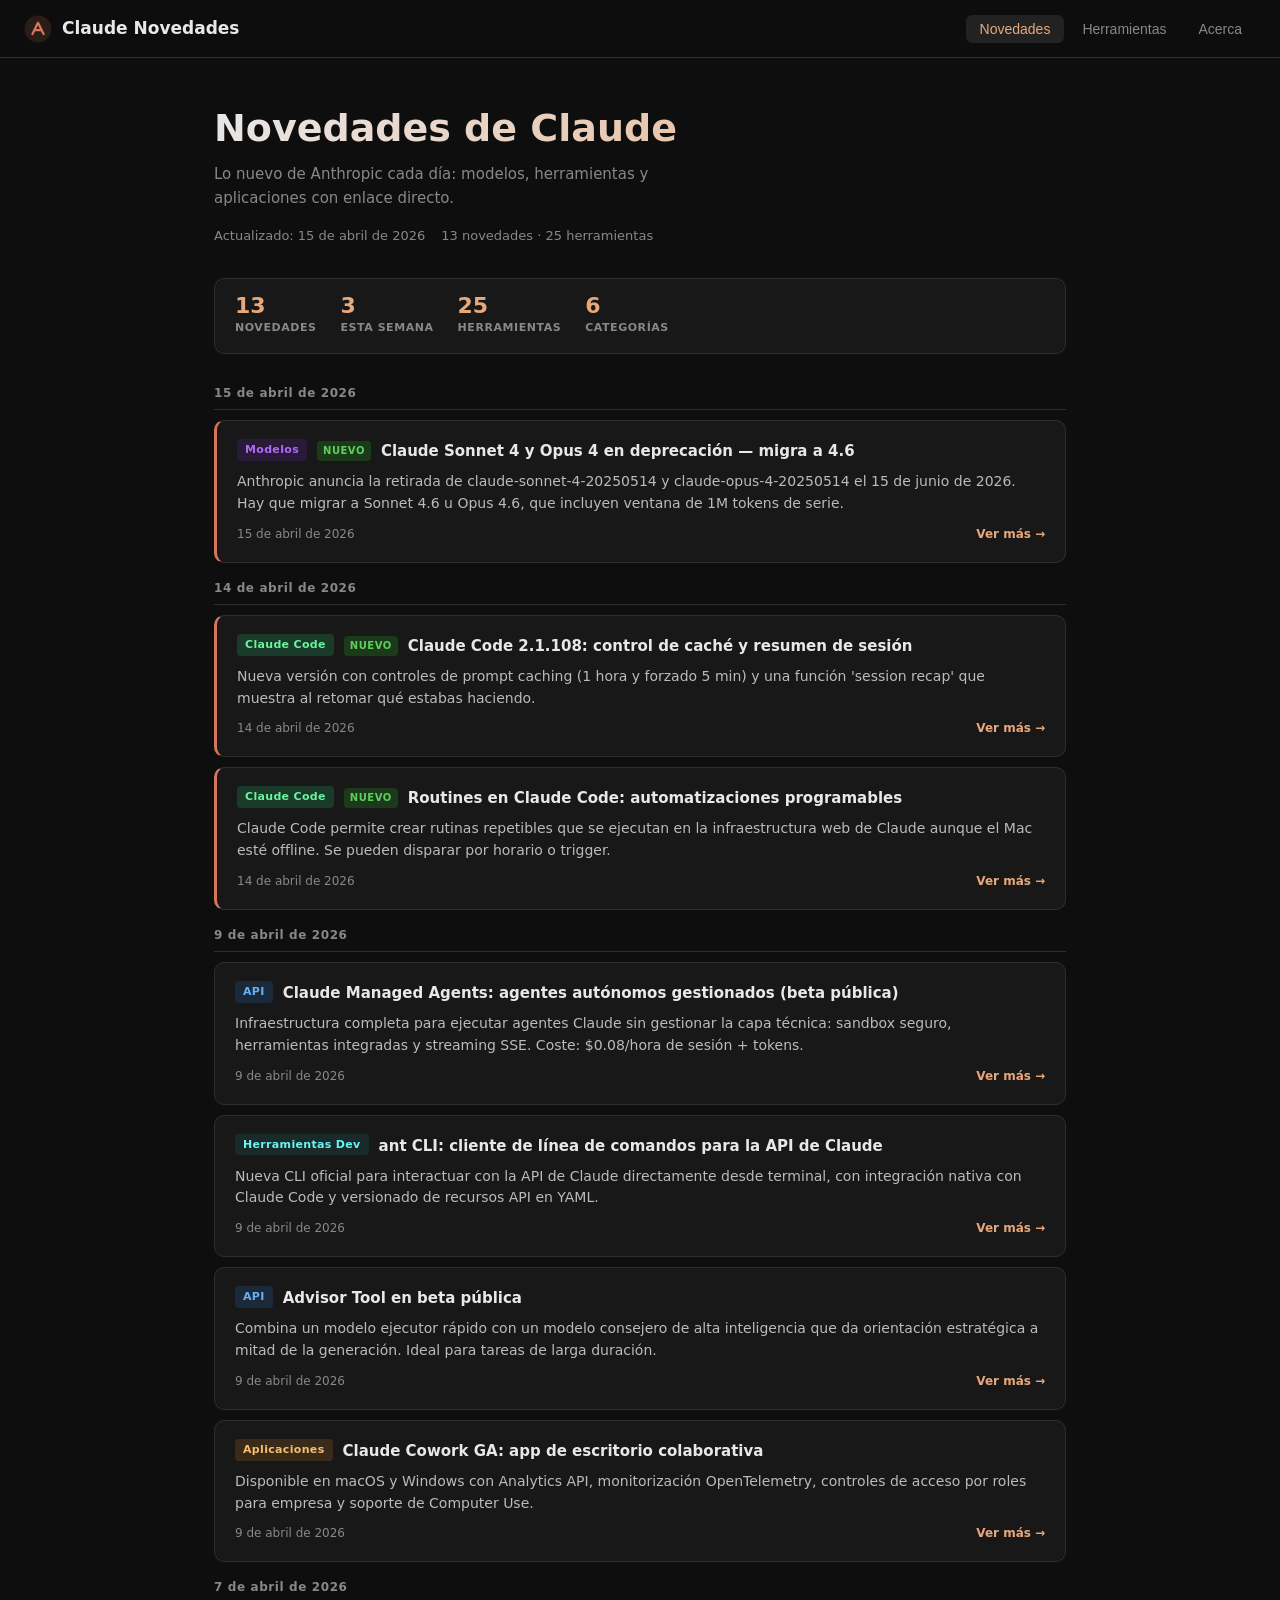
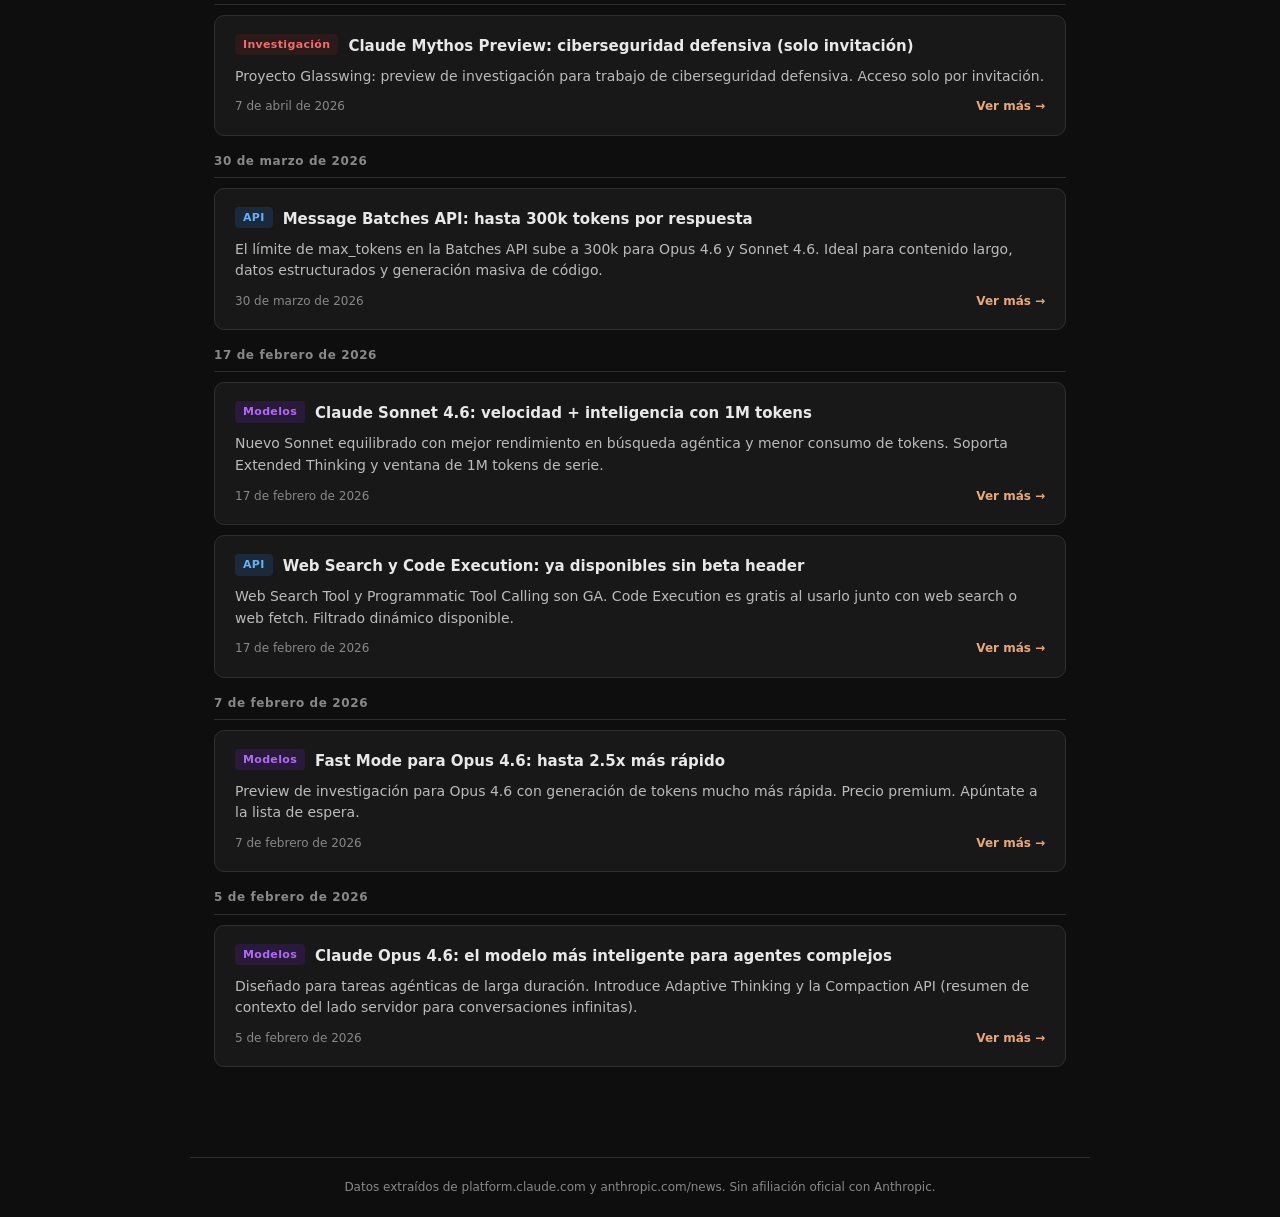
<file: index.html>
<!DOCTYPE html>
<html lang="es">
<head>
  <meta charset="UTF-8" />
  <meta name="viewport" content="width=device-width, initial-scale=1.0" />
  <title>Claude Novedades</title>
  <meta name="description" content="Novedades diarias de Anthropic y Claude: herramientas, modelos y aplicaciones." />
  <link rel="stylesheet" href="style.css" />
</head>
<body>

  <!-- NAV -->
  <nav>
    <div class="nav-brand">
      <svg viewBox="0 0 100 100" fill="none" xmlns="http://www.w3.org/2000/svg">
        <circle cx="50" cy="50" r="48" fill="#d4765a" opacity="0.15"/>
        <path d="M30 68 L50 28 L70 68" stroke="#d4765a" stroke-width="8" stroke-linecap="round" stroke-linejoin="round" fill="none"/>
        <path d="M38 54 H62" stroke="#d4765a" stroke-width="8" stroke-linecap="round"/>
      </svg>
      Claude Novedades
    </div>
    <div class="nav-links">
      <button class="active" onclick="showTab('novedades', this)">Novedades</button>
      <button onclick="showTab('herramientas', this)">Herramientas</button>
      <button onclick="showTab('acerca', this)">Acerca</button>
    </div>
  </nav>

  <!-- HERO -->
  <div class="hero">
    <h1>Novedades de Claude</h1>
    <p>Lo nuevo de Anthropic cada día: modelos, herramientas y aplicaciones con enlace directo.</p>
    <div class="hero-meta">
      <span id="hero-date">— Actualizado: —</span>
      <span id="hero-count">— 0 novedades —</span>
    </div>
  </div>

  <!-- MAIN -->
  <main>

    <!-- ═══ TAB: NOVEDADES ═══ -->
    <section id="tab-novedades" class="tab-section active">
      <div id="stats-bar" class="stats-bar"></div>
      <div id="updates-container"></div>
    </section>

    <!-- ═══ TAB: HERRAMIENTAS ═══ -->
    <section id="tab-herramientas" class="tab-section">
      <p class="section-title">Catálogo de herramientas</p>
      <div class="tools-filters" id="tools-filters"></div>
      <div id="tools-grid" class="tools-grid"></div>
    </section>

    <!-- ═══ TAB: ACERCA ═══ -->
    <section id="tab-acerca" class="tab-section">
      <p class="section-title">Cómo funciona</p>

      <div class="howto-box">
        <h3>Añadir una novedad nueva (cada día)</h3>
        <ol>
          <li>Abre el archivo <code>data.json</code></li>
          <li>En el array <code>"updates"</code>, añade un objeto al principio:
            <br><br>
            <code>{</code><br>
            <code>&nbsp;"id": 99,</code><br>
            <code>&nbsp;"date": "2026-04-16",</code><br>
            <code>&nbsp;"title": "Título de la novedad",</code><br>
            <code>&nbsp;"category": "API",</code><br>
            <code>&nbsp;"description": "Breve descripción.",</code><br>
            <code>&nbsp;"link": "https://...",</code><br>
            <code>&nbsp;"isNew": true</code><br>
            <code>}</code>
          </li>
          <li>Guarda y sube el archivo a GitHub. Se despliega solo en Vercel/Netlify.</li>
        </ol>
      </div>

      <div class="howto-box" style="margin-top: 16px;">
        <h3>Categorías disponibles</h3>
        <ol style="list-style:none; padding:0;">
          <li>• <code>API</code> — Funciones de la API de Anthropic</li>
          <li>• <code>Modelos</code> — Lanzamientos y deprecaciones de modelos</li>
          <li>• <code>Claude Code</code> — Updates de la CLI de desarrollo</li>
          <li>• <code>Aplicaciones</code> — Claude.ai, Cowork, mobile, Office</li>
          <li>• <code>Herramientas Dev</code> — SDKs, CLIs, integraciones</li>
          <li>• <code>Plataforma</code> — Bedrock, Vertex AI, Foundry</li>
          <li>• <code>Investigación</code> — Proyectos de investigación de Anthropic</li>
        </ol>
      </div>

      <div class="howto-box" style="margin-top: 16px;">
        <h3>Despliegue en Vercel (gratis, en 2 minutos)</h3>
        <ol>
          <li>Sube la carpeta <code>claude-novedades/</code> a un repositorio GitHub</li>
          <li>Ve a <code>vercel.com</code> → "Add New Project" → elige ese repo</li>
          <li>Framework: <strong>Other</strong> (es HTML estático puro)</li>
          <li>Clic en "Deploy" — obtienes una URL pública al instante</li>
          <li>Para actualizar: edita <code>data.json</code> y haz push. Auto-despliega.</li>
        </ol>
      </div>

      <div class="howto-box" style="margin-top: 16px;">
        <h3>Fuentes oficiales para seguir novedades</h3>
        <ol style="list-style:none; padding:0; line-height: 2;">
          <li>• <a href="https://platform.claude.com/docs/en/release-notes/overview" target="_blank">Claude Platform Release Notes</a> — API y consola</li>
          <li>• <a href="https://code.claude.com/docs/en/changelog" target="_blank">Claude Code Changelog</a> — actualizaciones de la CLI</li>
          <li>• <a href="https://support.claude.ai/en/articles/12138966-release-notes" target="_blank">Claude Apps Release Notes</a> — app web y móvil</li>
          <li>• <a href="https://www.anthropic.com/news" target="_blank">Anthropic News</a> — anuncios y blog</li>
          <li>• <a href="https://releasebot.io/updates/anthropic" target="_blank">Releasebot / Anthropic</a> — feed agregado automático</li>
        </ol>
      </div>
    </section>

  </main>

  <footer>
    <p>
      Datos extraídos de <a href="https://platform.claude.com/docs/en/release-notes/overview" target="_blank">platform.claude.com</a> y
      <a href="https://www.anthropic.com/news" target="_blank">anthropic.com/news</a>.
      Sin afiliación oficial con Anthropic.
    </p>
  </footer>

  <script>
    // ═══════════════════════════════════════
    //  UTILS
    // ═══════════════════════════════════════

    function badgeClass(cat) {
      const map = {
        'API': 'badge-API',
        'Modelos': 'badge-Modelos',
        'Claude Code': 'badge-Claude-Code',
        'Aplicaciones': 'badge-Aplicaciones',
        'Plataforma': 'badge-Plataforma',
        'Investigación': 'badge-Investigación',
        'Herramientas Dev': 'badge-Herramientas-Dev',
        'Dev': 'badge-Dev',
        'App': 'badge-App',
        'AWS': 'badge-AWS',
        'Azure': 'badge-Azure',
        'GCP': 'badge-GCP',
      };
      return map[cat] || 'badge-API';
    }

    function formatDate(isoStr) {
      const d = new Date(isoStr + 'T12:00:00Z');
      return d.toLocaleDateString('es-ES', { day: 'numeric', month: 'long', year: 'numeric' });
    }

    function groupByDate(updates) {
      const groups = {};
      updates.forEach(u => {
        if (!groups[u.date]) groups[u.date] = [];
        groups[u.date].push(u);
      });
      return groups;
    }

    // ═══════════════════════════════════════
    //  RENDER UPDATES
    // ═══════════════════════════════════════

    function renderUpdates(updates) {
      const container = document.getElementById('updates-container');
      if (!updates.length) {
        container.innerHTML = '<div class="empty-state">No hay novedades todavía.</div>';
        return;
      }

      const sorted = [...updates].sort((a, b) => b.date.localeCompare(a.date));
      const groups = groupByDate(sorted);

      container.innerHTML = Object.entries(groups).map(([date, items]) => `
        <div class="date-group">
          <div class="date-label">${formatDate(date)}</div>
          ${items.map(u => `
            <div class="update-card ${u.isNew ? 'is-new' : ''}">
              <div class="update-header">
                <span class="badge ${badgeClass(u.category)}">${u.category}</span>
                ${u.isNew ? '<span class="new-label">NUEVO</span>' : ''}
                <span class="update-title">${u.title}</span>
              </div>
              <div class="update-desc">${u.description}</div>
              <div class="update-footer">
                <span class="update-date">${formatDate(u.date)}</span>
                <a class="update-link" href="${u.link}" target="_blank" rel="noopener">Ver más</a>
              </div>
            </div>
          `).join('')}
        </div>
      `).join('');
    }

    // ═══════════════════════════════════════
    //  RENDER STATS
    // ═══════════════════════════════════════

    function renderStats(updates, tools) {
      const newCount = updates.filter(u => u.isNew).length;
      const cats = [...new Set(updates.map(u => u.category))].length;

      document.getElementById('stats-bar').innerHTML = `
        <div class="stat">
          <span class="stat-value">${updates.length}</span>
          <span class="stat-label">Novedades</span>
        </div>
        <div class="stat">
          <span class="stat-value">${newCount}</span>
          <span class="stat-label">Esta semana</span>
        </div>
        <div class="stat">
          <span class="stat-value">${tools.length}</span>
          <span class="stat-label">Herramientas</span>
        </div>
        <div class="stat">
          <span class="stat-value">${cats}</span>
          <span class="stat-label">Categorías</span>
        </div>
      `;
    }

    // ═══════════════════════════════════════
    //  RENDER TOOLS
    // ═══════════════════════════════════════

    let allTools = [];
    let activeFilter = 'Todos';

    function renderTools(tools) {
      const grid = document.getElementById('tools-grid');
      if (!tools.length) {
        grid.innerHTML = '<div class="empty-state">No hay herramientas para esta categoría.</div>';
        return;
      }

      grid.innerHTML = tools.map(t => `
        <div class="tool-card">
          <div class="tool-header">
            <span class="tool-name">${t.name}</span>
            <span class="tool-plans">${t.plans}</span>
          </div>
          <span class="badge ${badgeClass(t.category)}">${t.category}</span>
          <div class="tool-desc">${t.description}</div>
          <a class="tool-link" href="${t.link}" target="_blank" rel="noopener">Documentación</a>
        </div>
      `).join('');
    }

    function renderFilters(tools) {
      const cats = ['Todos', ...new Set(tools.map(t => t.category))];
      const container = document.getElementById('tools-filters');
      container.innerHTML = cats.map(c => `
        <button class="filter-btn ${c === 'Todos' ? 'active' : ''}"
          onclick="filterTools('${c}', this)">${c}</button>
      `).join('');
    }

    function filterTools(cat, btn) {
      activeFilter = cat;
      document.querySelectorAll('.filter-btn').forEach(b => b.classList.remove('active'));
      btn.classList.add('active');
      const filtered = cat === 'Todos' ? allTools : allTools.filter(t => t.category === cat);
      renderTools(filtered);
    }

    // ═══════════════════════════════════════
    //  TAB SWITCHING
    // ═══════════════════════════════════════

    function showTab(name, btn) {
      document.querySelectorAll('.tab-section').forEach(s => s.classList.remove('active'));
      document.querySelectorAll('.nav-links button').forEach(b => b.classList.remove('active'));
      document.getElementById('tab-' + name).classList.add('active');
      btn.classList.add('active');
    }

    // ═══════════════════════════════════════
    //  INIT
    // ═══════════════════════════════════════

    async function init() {
      try {
        const res = await fetch('data.json');
        const data = await res.json();

        const { updates, tools, site } = data;
        allTools = tools;

        // Hero meta
        document.title = site.title;
        document.querySelector('meta[name="description"]').content = site.description;
        document.getElementById('hero-date').textContent =
          'Actualizado: ' + formatDate(site.lastUpdated);
        document.getElementById('hero-count').textContent =
          updates.length + ' novedades · ' + tools.length + ' herramientas';

        // Render
        renderStats(updates, tools);
        renderUpdates(updates);
        renderFilters(tools);
        renderTools(tools);

      } catch (e) {
        console.error('Error cargando data.json:', e);
        document.getElementById('updates-container').innerHTML =
          '<div class="empty-state">Error al cargar los datos. Abre el archivo localmente con un servidor (no doble clic).</div>';
      }
    }

    init();
  </script>

</body>
</html>
</file>
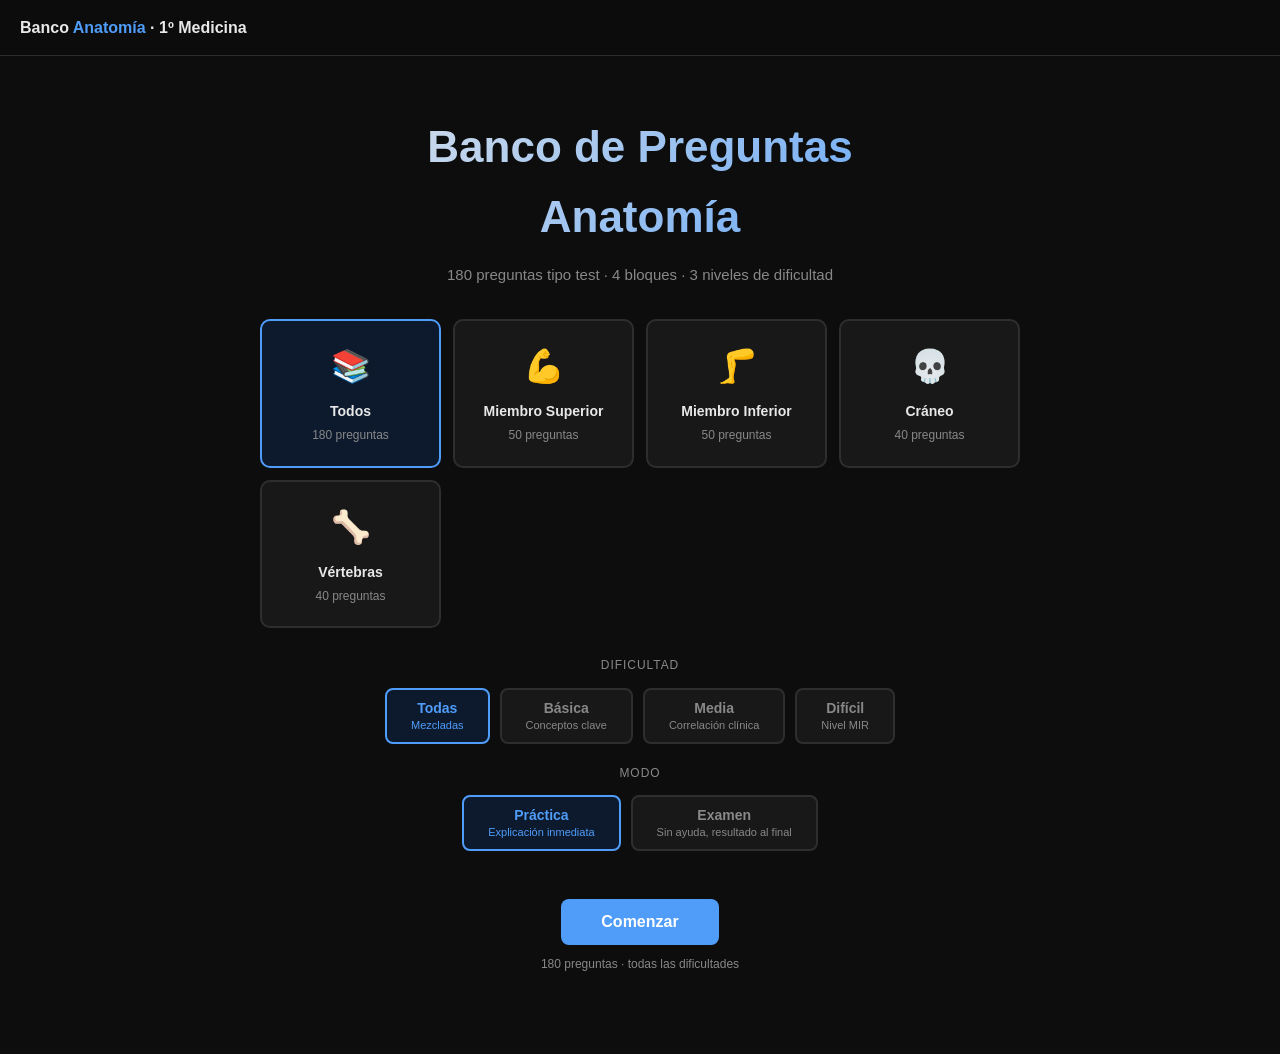
<file: banco-anatomia/index.html>
<!DOCTYPE html>
<html lang="es">
<head>
  <meta charset="UTF-8"/>
  <meta name="viewport" content="width=device-width, initial-scale=1.0"/>
  <title>Banco de Anatomía — 1º Medicina · 180 preguntas</title>
  <style>
    :root {
      --bg: #0d0d0d;
      --surface: #181818;
      --surface2: #222;
      --border: #2e2e2e;
      --text: #e8e8e8;
      --muted: #888;
      --accent: #4f9cf9;
      --green: #5ecf5e;
      --red: #f56a6a;
      --orange: #f5a623;
      --radius: 10px;

      --ms: #4f9cf9;
      --mi: #5ecf5e;
      --cr: #c87af5;
      --vt: #f5a623;
      --dif-bas: #3a3a3a;
      --dif-bas-t: #aaa;
      --dif-med: #1a2e3a;
      --dif-med-t: #6ab0f5;
      --dif-dif: #3a1a1a;
      --dif-dif-t: #f56a6a;
    }
    *, *::before, *::after { box-sizing: border-box; margin: 0; padding: 0; }
    html { scroll-behavior: smooth; }
    body {
      font-family: -apple-system, BlinkMacSystemFont, 'Segoe UI', sans-serif;
      background: var(--bg);
      color: var(--text);
      font-size: 15px;
      line-height: 1.6;
    }
    a { color: var(--accent); text-decoration: none; }

    /* ── HEADER ── */
    header {
      background: rgba(13,13,13,0.95);
      backdrop-filter: blur(12px);
      border-bottom: 1px solid var(--border);
      position: sticky; top: 0; z-index: 100;
      padding: 0 20px;
      height: 56px;
      display: flex; align-items: center; justify-content: space-between;
    }
    .logo { font-weight: 800; font-size: 16px; }
    .logo span { color: var(--accent); }
    #score-display {
      font-size: 13px; color: var(--muted);
      display: flex; align-items: center; gap: 12px;
    }
    .score-num { font-weight: 700; font-size: 15px; }
    .score-num.good { color: var(--green); }
    .score-num.bad  { color: var(--red); }

    /* ── MAIN ── */
    main { max-width: 800px; margin: 0 auto; padding: 24px 20px 80px; }

    /* ── PANTALLA INICIO ── */
    #screen-home { text-align: center; }
    .home-title {
      font-size: clamp(28px, 6vw, 44px);
      font-weight: 800;
      background: linear-gradient(135deg, var(--text), var(--accent));
      -webkit-background-clip: text; -webkit-text-fill-color: transparent;
      background-clip: text;
      margin-bottom: 10px; margin-top: 32px;
    }
    .home-sub { color: var(--muted); margin-bottom: 32px; }

    .bloques-grid {
      display: grid;
      grid-template-columns: repeat(auto-fit, minmax(180px, 1fr));
      gap: 12px; margin-bottom: 28px;
    }
    .bloque-card {
      background: var(--surface);
      border: 2px solid var(--border);
      border-radius: var(--radius);
      padding: 20px;
      cursor: pointer;
      transition: all 0.15s;
      text-align: center;
    }
    .bloque-card:hover { transform: translateY(-2px); }
    .bloque-card.selected { border-width: 2px; }
    .bloque-card[data-bloque="Miembro Superior"].selected { border-color: var(--ms); background: #0d1a2e; }
    .bloque-card[data-bloque="Miembro Inferior"].selected { border-color: var(--mi); background: #0d2e0d; }
    .bloque-card[data-bloque="Cráneo"].selected          { border-color: var(--cr); background: #1a0d2e; }
    .bloque-card[data-bloque="Vértebras"].selected       { border-color: var(--vt); background: #2e1a0d; }
    .bloque-card[data-bloque="Todos"].selected           { border-color: var(--accent); background: #0d1a2e; }

    .bloque-icon { font-size: 32px; margin-bottom: 8px; }
    .bloque-name { font-weight: 700; font-size: 14px; }
    .bloque-count { font-size: 12px; color: var(--muted); margin-top: 4px; }

    .mode-selector {
      display: flex; gap: 10px; justify-content: center; margin-bottom: 24px;
    }
    .mode-btn {
      background: var(--surface);
      border: 2px solid var(--border);
      color: var(--muted);
      padding: 10px 24px;
      border-radius: 8px;
      cursor: pointer;
      font-size: 14px; font-weight: 600;
      transition: all 0.15s;
    }
    .mode-btn.selected {
      border-color: var(--accent);
      color: var(--accent);
      background: #0d1a2e;
    }
    .btn-start {
      background: var(--accent);
      color: #fff;
      border: none;
      padding: 14px 40px;
      border-radius: 8px;
      font-size: 16px; font-weight: 700;
      cursor: pointer;
      transition: opacity 0.15s;
    }
    .btn-start:hover { opacity: 0.85; }
    .btn-start:disabled { opacity: 0.4; cursor: default; }

    /* ── PANTALLA PREGUNTA ── */
    #screen-quiz { display: none; }

    .progress-bar-wrap {
      background: var(--surface);
      border-radius: 4px; height: 6px; margin-bottom: 20px;
      overflow: hidden;
    }
    .progress-bar-fill {
      height: 100%; background: var(--accent);
      border-radius: 4px; transition: width 0.3s;
    }

    .q-meta {
      display: flex; justify-content: space-between; align-items: center;
      margin-bottom: 14px; font-size: 13px; color: var(--muted);
    }
    .q-bloque-badge {
      font-size: 11px; font-weight: 700;
      padding: 3px 10px; border-radius: 20px;
    }
    .badge-ms { background: #0d1a2e; color: var(--ms); }
    .badge-mi { background: #0d2e0d; color: var(--mi); }
    .badge-cr { background: #1a0d2e; color: var(--cr); }
    .badge-vt { background: #2e1a0d; color: var(--vt); }

    .dif-badge {
      display: inline-block;
      font-size: 10px;
      font-weight: 700;
      padding: 2px 7px;
      border-radius: 4px;
      letter-spacing: 0.04em;
    }
    .dif-basica  { background: var(--dif-bas); color: var(--dif-bas-t); }
    .dif-media   { background: var(--dif-med); color: var(--dif-med-t); }
    .dif-dificil { background: var(--dif-dif); color: var(--dif-dif-t); }

    .question-text {
      font-size: 17px; font-weight: 600;
      line-height: 1.5; margin-bottom: 20px;
    }

    .opciones { display: flex; flex-direction: column; gap: 10px; }
    .opcion {
      background: var(--surface);
      border: 2px solid var(--border);
      border-radius: var(--radius);
      padding: 14px 18px;
      cursor: pointer;
      display: flex; align-items: center; gap: 12px;
      transition: all 0.12s;
      font-size: 14px;
    }
    .opcion:hover:not(.disabled) {
      border-color: #444; background: var(--surface2);
    }
    .opcion.selected-correct {
      border-color: var(--green);
      background: #0d2e0d;
    }
    .opcion.selected-wrong {
      border-color: var(--red);
      background: #2e0d0d;
    }
    .opcion.show-correct {
      border-color: var(--green);
      background: #0d2e0d;
    }
    .opcion.disabled { cursor: default; }
    .opcion-letter {
      width: 28px; height: 28px; border-radius: 50%;
      background: var(--surface2);
      display: flex; align-items: center; justify-content: center;
      font-size: 12px; font-weight: 700; color: var(--muted);
      flex-shrink: 0;
      transition: all 0.12s;
    }
    .opcion.selected-correct .opcion-letter { background: var(--green); color: #000; }
    .opcion.selected-wrong  .opcion-letter { background: var(--red);   color: #fff; }
    .opcion.show-correct    .opcion-letter { background: var(--green); color: #000; }

    .explicacion-box {
      margin-top: 16px;
      background: var(--surface);
      border-left: 3px solid var(--orange);
      border-radius: var(--radius);
      padding: 14px 18px;
      font-size: 13px;
      line-height: 1.6;
      color: #ccc;
      display: none;
    }
    .explicacion-box.visible { display: block; }
    .explicacion-box strong { color: var(--orange); }

    .q-actions {
      display: flex; justify-content: space-between; align-items: center;
      margin-top: 20px; gap: 12px; flex-wrap: wrap;
    }
    .btn {
      border: none;
      padding: 11px 24px;
      border-radius: 8px;
      font-size: 14px; font-weight: 600;
      cursor: pointer;
      transition: opacity 0.15s;
    }
    .btn:hover { opacity: 0.85; }
    .btn-primary { background: var(--accent); color: #fff; }
    .btn-secondary {
      background: var(--surface2);
      color: var(--muted);
      border: 1px solid var(--border);
    }
    .btn-danger { background: #3a1a1a; color: var(--red); border: 1px solid #5a2a2a; }
    #btn-next { display: none; }

    /* ── PANTALLA RESULTADO ── */
    #screen-result { display: none; text-align: center; }
    .result-circle {
      width: 120px; height: 120px; border-radius: 50%;
      margin: 32px auto 24px;
      display: flex; flex-direction: column;
      align-items: center; justify-content: center;
      font-size: 32px; font-weight: 800;
      border: 4px solid;
    }
    .result-circle.great { border-color: var(--green); color: var(--green); background: #0d2e0d; }
    .result-circle.good  { border-color: var(--orange); color: var(--orange); background: #2e1a0d; }
    .result-circle.bad   { border-color: var(--red); color: var(--red); background: #2e0d0d; }
    .result-circle small { font-size: 12px; font-weight: 400; }

    .result-title { font-size: 22px; font-weight: 700; margin-bottom: 8px; }
    .result-sub { color: var(--muted); margin-bottom: 28px; }

    .result-stats {
      display: flex; gap: 20px; justify-content: center;
      flex-wrap: wrap; margin-bottom: 32px;
    }
    .rstat {
      background: var(--surface);
      border: 1px solid var(--border);
      border-radius: var(--radius);
      padding: 14px 20px; min-width: 100px;
    }
    .rstat-val { font-size: 26px; font-weight: 800; }
    .rstat-val.g { color: var(--green); }
    .rstat-val.r { color: var(--red); }
    .rstat-val.b { color: var(--accent); }
    .rstat-label { font-size: 11px; color: var(--muted); font-weight: 600; text-transform: uppercase; letter-spacing: 0.05em; }

    .result-actions { display: flex; gap: 12px; justify-content: center; flex-wrap: wrap; }

    /* ── REPASO DE ERRORES ── */
    .review-list { text-align: left; margin-top: 24px; }
    .review-item {
      background: var(--surface);
      border: 1px solid var(--border);
      border-left: 3px solid var(--red);
      border-radius: var(--radius);
      padding: 14px 16px;
      margin-bottom: 10px;
    }
    .review-item p { font-size: 14px; margin-bottom: 6px; }
    .review-item .r-correct { color: var(--green); font-size: 13px; }
    .review-item .r-your    { color: var(--red); font-size: 13px; }
    .review-item .r-exp     { color: var(--muted); font-size: 12px; margin-top: 6px; line-height: 1.5; }

    /* ── RESPONSIVE ── */
    @media (max-width: 540px) {
      .bloques-grid { grid-template-columns: 1fr 1fr; }
      .question-text { font-size: 15px; }
    }
  </style>
</head>
<body>

<header>
  <div class="logo">Banco <span>Anatomía</span> · 1º Medicina</div>
  <div id="score-display" style="display:none">
    <span><span class="score-num good" id="sc-ok">0</span> correctas</span>
    <span><span class="score-num bad"  id="sc-ko">0</span> errores</span>
  </div>
</header>

<main>

  <!-- ═══ INICIO ═══ -->
  <div id="screen-home">
    <h1 class="home-title">Banco de Preguntas<br>Anatomía</h1>
    <p class="home-sub">180 preguntas tipo test · 4 bloques · 3 niveles de dificultad</p>

    <div class="bloques-grid" id="bloques-grid"></div>

    <p style="color:var(--muted);font-size:12px;text-transform:uppercase;letter-spacing:.08em;margin-bottom:12px;">Dificultad</p>
    <div class="mode-selector" style="margin-bottom:20px">
      <button class="mode-btn selected" data-dif="todas" onclick="selectDif(this)">
        Todas<br><small style="font-weight:400;font-size:11px">Mezcladas</small>
      </button>
      <button class="mode-btn" data-dif="basica" onclick="selectDif(this)">
        Básica<br><small style="font-weight:400;font-size:11px">Conceptos clave</small>
      </button>
      <button class="mode-btn" data-dif="media" onclick="selectDif(this)">
        Media<br><small style="font-weight:400;font-size:11px">Correlación clínica</small>
      </button>
      <button class="mode-btn" data-dif="dificil" onclick="selectDif(this)">
        Difícil<br><small style="font-weight:400;font-size:11px">Nivel MIR</small>
      </button>
    </div>

    <p style="color:var(--muted);font-size:12px;text-transform:uppercase;letter-spacing:.08em;margin-bottom:12px;">Modo</p>
    <div class="mode-selector">
      <button class="mode-btn selected" data-mode="practica" onclick="selectMode(this)">
        Práctica<br><small style="font-weight:400;font-size:11px">Explicación inmediata</small>
      </button>
      <button class="mode-btn" data-mode="examen" onclick="selectMode(this)">
        Examen<br><small style="font-weight:400;font-size:11px">Sin ayuda, resultado al final</small>
      </button>
    </div>

    <br>
    <button class="btn-start" id="btn-start" onclick="startQuiz()">Comenzar</button>
    <p id="num-preguntas" style="color:var(--muted);font-size:12px;margin-top:10px;"></p>
  </div>

  <!-- ═══ PREGUNTA ═══ -->
  <div id="screen-quiz">
    <div class="progress-bar-wrap">
      <div class="progress-bar-fill" id="progress-fill" style="width:0%"></div>
    </div>
    <div class="q-meta">
      <span id="q-counter">Pregunta 1/10</span>
      <span class="q-bloque-badge" id="q-badge">Bloque</span>
    </div>
    <div class="question-text" id="q-text"></div>
    <div class="opciones" id="opciones"></div>
    <div class="explicacion-box" id="explicacion-box">
      <strong>Explicación:</strong> <span id="explicacion-text"></span>
    </div>
    <div class="q-actions">
      <button class="btn btn-danger" onclick="endQuiz()">Terminar</button>
      <div style="display:flex;gap:10px">
        <button class="btn btn-secondary" id="btn-skip" onclick="skip()">Saltar →</button>
        <button class="btn btn-primary"   id="btn-next" onclick="next()">Siguiente →</button>
      </div>
    </div>
  </div>

  <!-- ═══ RESULTADO ═══ -->
  <div id="screen-result">
    <div class="result-circle" id="result-circle">
      <span id="result-pct"></span>
      <small>%</small>
    </div>
    <h2 class="result-title" id="result-title"></h2>
    <p  class="result-sub"   id="result-sub"></p>
    <div class="result-stats">
      <div class="rstat"><div class="rstat-val g" id="res-ok"></div><div class="rstat-label">Correctas</div></div>
      <div class="rstat"><div class="rstat-val r" id="res-ko"></div><div class="rstat-label">Errores</div></div>
      <div class="rstat"><div class="rstat-val b" id="res-total"></div><div class="rstat-label">Total</div></div>
      <div class="rstat"><div class="rstat-val"   id="res-skip"></div><div class="rstat-label">Saltadas</div></div>
    </div>
    <div class="result-actions">
      <button class="btn btn-primary"    onclick="restart()">Repetir bloque</button>
      <button class="btn btn-secondary"  onclick="goHome()">Elegir otro bloque</button>
    </div>
    <div class="review-list" id="review-list"></div>
  </div>

</main>

<script>
// ══════════════════════════════════════════════
// STATE
// ══════════════════════════════════════════════
let allQ = [], filtered = [], queue = [];
let currentIdx = 0;
let answered = false;
let selectedBloque = 'Todos';
let selectedMode = 'practica';
let selectedDif = 'todas';
let results = [];
let scOk = 0, scKo = 0;

const BLOQUES = [
  { key: 'Todos',           icon: '📚', color: 'ms' },
  { key: 'Miembro Superior',icon: '💪', color: 'ms' },
  { key: 'Miembro Inferior',icon: '🦵', color: 'mi' },
  { key: 'Cráneo',          icon: '💀', color: 'cr' },
  { key: 'Vértebras',       icon: '🦴', color: 'vt' },
];

// ══════════════════════════════════════════════
// INIT
// ══════════════════════════════════════════════
async function init() {
  const res = await fetch('preguntas.json');
  allQ = await res.json();
  renderBloques();
  updateNumPreguntas();
}

function getBadgeClass(bloque) {
  const map = {
    'Miembro Superior': 'badge-ms',
    'Miembro Inferior': 'badge-mi',
    'Cráneo':           'badge-cr',
    'Vértebras':        'badge-vt',
  };
  return map[bloque] || 'badge-ms';
}

// ══════════════════════════════════════════════
// HOME
// ══════════════════════════════════════════════
function getFiltered() {
  let q = selectedBloque === 'Todos' ? [...allQ] : allQ.filter(q => q.bloque === selectedBloque);
  if (selectedDif !== 'todas') q = q.filter(x => x.dificultad === selectedDif);
  return q;
}

function renderBloques() {
  const grid = document.getElementById('bloques-grid');
  grid.innerHTML = BLOQUES.map(b => {
    const count = b.key === 'Todos' ? allQ.length : allQ.filter(q => q.bloque === b.key).length;
    return `
      <div class="bloque-card ${b.key === selectedBloque ? 'selected' : ''}"
           data-bloque="${b.key}"
           onclick="selectBloque('${b.key}', this)">
        <div class="bloque-icon">${b.icon}</div>
        <div class="bloque-name">${b.key}</div>
        <div class="bloque-count">${count} preguntas</div>
      </div>`;
  }).join('');
}

function selectBloque(key, el) {
  selectedBloque = key;
  document.querySelectorAll('.bloque-card').forEach(c => c.classList.remove('selected'));
  el.classList.add('selected');
  updateNumPreguntas();
}

function selectMode(btn) {
  selectedMode = btn.dataset.mode;
  document.querySelectorAll('.mode-btn').forEach(b => {
    if (b.dataset.mode !== undefined) b.classList.remove('selected');
  });
  btn.classList.add('selected');
}

function selectDif(btn) {
  selectedDif = btn.dataset.dif;
  document.querySelectorAll('.mode-btn').forEach(b => {
    if (b.dataset.dif !== undefined) b.classList.remove('selected');
  });
  btn.classList.add('selected');
  updateNumPreguntas();
}

function updateNumPreguntas() {
  const n = getFiltered().length;
  const dif = selectedDif === 'todas' ? 'todas las dificultades' : `dificultad ${selectedDif}`;
  document.getElementById('num-preguntas').textContent = `${n} preguntas · ${dif}`;
}

// ══════════════════════════════════════════════
// QUIZ
// ══════════════════════════════════════════════
function shuffle(arr) {
  const a = [...arr];
  for (let i = a.length - 1; i > 0; i--) {
    const j = Math.floor(Math.random() * (i + 1));
    [a[i], a[j]] = [a[j], a[i]];
  }
  return a;
}

function startQuiz() {
  filtered = getFiltered();
  if (!filtered.length) { alert('No hay preguntas para esta selección.'); return; }
  queue = shuffle(filtered);
  currentIdx = 0;
  results = [];
  scOk = 0; scKo = 0;
  updateScoreDisplay();
  show('screen-quiz');
  document.getElementById('score-display').style.display = 'flex';
  renderQuestion();
}

function renderQuestion() {
  answered = false;
  const q = queue[currentIdx];

  // progress
  const pct = (currentIdx / queue.length) * 100;
  document.getElementById('progress-fill').style.width = pct + '%';
  document.getElementById('q-counter').textContent = `Pregunta ${currentIdx + 1} / ${queue.length}`;

  // badge
  const badge = document.getElementById('q-badge');
  const difLabel = {basica:'Básica', media:'Media', dificil:'Difícil'}[q.dificultad] || '';
  badge.className = '';
  badge.innerHTML = `<span class="q-bloque-badge ${getBadgeClass(q.bloque)}">${q.bloque}</span>&nbsp;<span class="dif-badge dif-${q.dificultad}">${difLabel}</span>`;

  document.getElementById('q-text').textContent = q.pregunta;

  // opciones
  const letters = ['A','B','C','D','E'];
  const opDiv = document.getElementById('opciones');
  opDiv.innerHTML = q.opciones.map((op, i) => `
    <div class="opcion" data-idx="${i}" onclick="answer(${i})">
      <div class="opcion-letter">${letters[i]}</div>
      <span>${op}</span>
    </div>`).join('');

  document.getElementById('explicacion-box').classList.remove('visible');
  document.getElementById('btn-next').style.display = 'none';
  document.getElementById('btn-skip').style.display = 'inline-block';
}

function answer(idx) {
  if (answered) return;
  answered = true;
  const q = queue[currentIdx];
  const opciones = document.querySelectorAll('.opcion');

  opciones.forEach(op => op.classList.add('disabled'));

  const userCorrect = idx === q.correcta;
  opciones[idx].classList.add(userCorrect ? 'selected-correct' : 'selected-wrong');
  if (!userCorrect) opciones[q.correcta].classList.add('show-correct');

  if (userCorrect) scOk++; else scKo++;
  updateScoreDisplay();

  results.push({ q, userAnswer: idx, correct: userCorrect, skipped: false });

  // en modo práctica mostramos explicación inmediatamente
  if (selectedMode === 'practica') {
    document.getElementById('explicacion-text').textContent = q.explicacion;
    document.getElementById('explicacion-box').classList.add('visible');
  }

  document.getElementById('btn-skip').style.display = 'none';
  document.getElementById('btn-next').style.display = 'inline-block';
}

function skip() {
  const q = queue[currentIdx];
  results.push({ q, userAnswer: -1, correct: false, skipped: true });
  next();
}

function next() {
  currentIdx++;
  if (currentIdx >= queue.length) {
    showResult();
  } else {
    renderQuestion();
  }
}

function endQuiz() {
  // guardar preguntas no respondidas como saltadas
  for (let i = currentIdx; i < queue.length; i++) {
    results.push({ q: queue[i], userAnswer: -1, correct: false, skipped: true });
  }
  showResult();
}

function updateScoreDisplay() {
  document.getElementById('sc-ok').textContent = scOk;
  document.getElementById('sc-ko').textContent = scKo;
}

// ══════════════════════════════════════════════
// RESULTADO
// ══════════════════════════════════════════════
function showResult() {
  const total    = results.length;
  const ok       = results.filter(r => r.correct).length;
  const ko       = results.filter(r => !r.correct && !r.skipped).length;
  const skipped  = results.filter(r => r.skipped).length;
  const answered = total - skipped;
  const pct      = answered > 0 ? Math.round((ok / answered) * 100) : 0;

  document.getElementById('result-pct').textContent   = pct;
  document.getElementById('res-ok').textContent       = ok;
  document.getElementById('res-ko').textContent       = ko;
  document.getElementById('res-total').textContent    = total;
  document.getElementById('res-skip').textContent     = skipped;

  const circle = document.getElementById('result-circle');
  circle.className = 'result-circle';
  let title, sub;
  if (pct >= 80)      { circle.classList.add('great'); title = '¡Excelente!';      sub = 'Dominas el bloque a nivel MIR.'; }
  else if (pct >= 60) { circle.classList.add('good');  title = 'Bien, sigue así.'; sub = 'Repasa los errores marcados abajo.'; }
  else                { circle.classList.add('bad');   title = 'Necesitas repasar.'; sub = 'Revisa las explicaciones de cada pregunta.'; }

  document.getElementById('result-title').textContent = title;
  document.getElementById('result-sub').textContent   = sub;

  // lista de errores (visible en modo examen)
  const reviewList = document.getElementById('review-list');
  const wrongResults = results.filter(r => !r.correct);
  if (wrongResults.length > 0) {
    const letters = ['A','B','C','D','E'];
    reviewList.innerHTML = `
      <h3 style="margin-bottom:16px;font-size:14px;color:var(--muted);text-transform:uppercase;letter-spacing:.08em">
        Revisión de errores (${wrongResults.length})
      </h3>
      ${wrongResults.map(r => `
        <div class="review-item">
          <p>${r.q.pregunta}</p>
          <div class="r-correct">✓ Correcta: ${letters[r.q.correcta]}. ${r.q.opciones[r.q.correcta]}</div>
          ${!r.skipped ? `<div class="r-your">✗ Tu respuesta: ${letters[r.userAnswer]}. ${r.q.opciones[r.userAnswer]}</div>` : `<div class="r-your">— Saltada</div>`}
          <div class="r-exp">${r.q.explicacion}</div>
        </div>`).join('')}`;
  } else {
    reviewList.innerHTML = '<p style="color:var(--green);text-align:center;margin-top:16px">¡Sin errores! 🎉</p>';
  }

  document.getElementById('score-display').style.display = 'none';
  show('screen-result');
}

// ══════════════════════════════════════════════
// UTILS
// ══════════════════════════════════════════════
function show(id) {
  ['screen-home','screen-quiz','screen-result'].forEach(s => {
    document.getElementById(s).style.display = s === id ? 'block' : 'none';
  });
}

function restart() {
  startQuiz();
}

function goHome() {
  document.getElementById('score-display').style.display = 'none';
  show('screen-home');
}

init();
</script>
</body>
</html>
</file>
<file: style.css>
/* ============================================
   CLAUDE NOVEDADES — STYLES
   ============================================ */

:root {
  --bg:        #0e0e0e;
  --surface:   #181818;
  --surface2:  #222222;
  --border:    #2e2e2e;
  --text:      #e8e8e8;
  --muted:     #888;
  --accent:    #d4765a;
  --accent2:   #e8a87c;
  --new-badge: #1a3a1a;
  --new-text:  #5ecf5e;

  --cat-api:    #1a2a3a;
  --cat-api-t:  #6ab0f5;
  --cat-model:  #2a1a3a;
  --cat-model-t:#b06af5;
  --cat-code:   #1a3a2a;
  --cat-code-t: #6af5a0;
  --cat-app:    #3a2a1a;
  --cat-app-t:  #f5c06a;
  --cat-plat:   #2a2a1a;
  --cat-plat-t: #f5e06a;
  --cat-inv:    #2a1a1a;
  --cat-inv-t:  #f56a6a;
  --cat-dev:    #1a2a2a;
  --cat-dev-t:  #6af5f5;
  --radius: 10px;
}

*, *::before, *::after { box-sizing: border-box; margin: 0; padding: 0; }

html { scroll-behavior: smooth; }

body {
  font-family: -apple-system, BlinkMacSystemFont, 'Segoe UI', system-ui, sans-serif;
  background: var(--bg);
  color: var(--text);
  line-height: 1.6;
  font-size: 15px;
}

a { color: var(--accent2); text-decoration: none; }
a:hover { text-decoration: underline; }

/* ── NAV ─────────────────────────────────── */
nav {
  position: sticky;
  top: 0;
  z-index: 100;
  background: rgba(14,14,14,0.92);
  backdrop-filter: blur(12px);
  border-bottom: 1px solid var(--border);
  display: flex;
  align-items: center;
  justify-content: space-between;
  padding: 0 24px;
  height: 58px;
}

.nav-brand {
  display: flex;
  align-items: center;
  gap: 10px;
  font-weight: 700;
  font-size: 17px;
  color: var(--text);
}

.nav-brand svg { width: 28px; height: 28px; }

.nav-links {
  display: flex;
  gap: 4px;
}

.nav-links button {
  background: transparent;
  border: none;
  color: var(--muted);
  font-size: 14px;
  padding: 6px 14px;
  border-radius: 6px;
  cursor: pointer;
  transition: all 0.15s;
}

.nav-links button:hover,
.nav-links button.active {
  background: var(--surface2);
  color: var(--text);
}

.nav-links button.active {
  color: var(--accent2);
}

/* ── HERO ────────────────────────────────── */
.hero {
  padding: 48px 24px 32px;
  max-width: 900px;
  margin: 0 auto;
}

.hero h1 {
  font-size: clamp(26px, 5vw, 38px);
  font-weight: 800;
  background: linear-gradient(135deg, var(--text) 0%, var(--accent2) 100%);
  -webkit-background-clip: text;
  -webkit-text-fill-color: transparent;
  background-clip: text;
  line-height: 1.2;
  margin-bottom: 10px;
}

.hero p {
  color: var(--muted);
  font-size: 15px;
  max-width: 520px;
}

.hero-meta {
  margin-top: 16px;
  display: flex;
  align-items: center;
  gap: 16px;
  font-size: 13px;
  color: var(--muted);
}

.hero-meta span {
  display: flex;
  align-items: center;
  gap: 5px;
}

/* ── MAIN LAYOUT ─────────────────────────── */
main {
  max-width: 900px;
  margin: 0 auto;
  padding: 0 24px 80px;
}

.tab-section { display: none; }
.tab-section.active { display: block; }

/* ── SECTION TITLES ──────────────────────── */
.section-title {
  font-size: 12px;
  font-weight: 700;
  letter-spacing: 0.1em;
  text-transform: uppercase;
  color: var(--muted);
  margin: 32px 0 14px;
  display: flex;
  align-items: center;
  gap: 8px;
}

.section-title::after {
  content: '';
  flex: 1;
  height: 1px;
  background: var(--border);
}

/* ── CATEGORY BADGE ──────────────────────── */
.badge {
  display: inline-block;
  font-size: 11px;
  font-weight: 600;
  padding: 2px 8px;
  border-radius: 4px;
  letter-spacing: 0.03em;
}

.badge-API      { background: var(--cat-api);   color: var(--cat-api-t); }
.badge-Modelos  { background: var(--cat-model);  color: var(--cat-model-t); }
.badge-Claude-Code { background: var(--cat-code); color: var(--cat-code-t); }
.badge-Aplicaciones { background: var(--cat-app); color: var(--cat-app-t); }
.badge-Plataforma   { background: var(--cat-plat); color: var(--cat-plat-t); }
.badge-Investigación { background: var(--cat-inv); color: var(--cat-inv-t); }
.badge-Herramientas-Dev { background: var(--cat-dev); color: var(--cat-dev-t); }
.badge-Dev   { background: var(--cat-dev); color: var(--cat-dev-t); }
.badge-App   { background: var(--cat-app); color: var(--cat-app-t); }
.badge-AWS, .badge-Azure, .badge-GCP { background: var(--cat-plat); color: var(--cat-plat-t); }

/* ── UPDATE CARD ─────────────────────────── */
.update-card {
  background: var(--surface);
  border: 1px solid var(--border);
  border-radius: var(--radius);
  padding: 18px 20px;
  margin-bottom: 10px;
  transition: border-color 0.15s, transform 0.1s;
  position: relative;
}

.update-card:hover {
  border-color: #444;
  transform: translateY(-1px);
}

.update-card.is-new {
  border-left: 3px solid var(--accent);
}

.update-header {
  display: flex;
  align-items: flex-start;
  gap: 10px;
  flex-wrap: wrap;
  margin-bottom: 8px;
}

.update-title {
  font-size: 15px;
  font-weight: 600;
  color: var(--text);
  flex: 1;
  min-width: 200px;
}

.new-label {
  font-size: 10px;
  font-weight: 700;
  background: var(--new-badge);
  color: var(--new-text);
  padding: 2px 6px;
  border-radius: 4px;
  letter-spacing: 0.05em;
  align-self: center;
}

.update-desc {
  color: #bbb;
  font-size: 14px;
  margin-bottom: 10px;
  line-height: 1.55;
}

.update-footer {
  display: flex;
  align-items: center;
  justify-content: space-between;
  flex-wrap: wrap;
  gap: 8px;
}

.update-date {
  font-size: 12px;
  color: var(--muted);
}

.update-link {
  font-size: 12px;
  font-weight: 600;
  color: var(--accent2);
  display: flex;
  align-items: center;
  gap: 4px;
}

.update-link::after { content: '→'; }
.update-link:hover { text-decoration: none; color: var(--accent); }

/* ── TOOLS GRID ──────────────────────────── */
.tools-filters {
  display: flex;
  gap: 8px;
  flex-wrap: wrap;
  margin-bottom: 20px;
  margin-top: 8px;
}

.filter-btn {
  background: var(--surface);
  border: 1px solid var(--border);
  color: var(--muted);
  font-size: 12px;
  font-weight: 600;
  padding: 5px 12px;
  border-radius: 20px;
  cursor: pointer;
  transition: all 0.15s;
}

.filter-btn:hover { border-color: #555; color: var(--text); }
.filter-btn.active {
  background: var(--accent);
  border-color: var(--accent);
  color: #fff;
}

.tools-grid {
  display: grid;
  grid-template-columns: repeat(auto-fill, minmax(260px, 1fr));
  gap: 12px;
}

.tool-card {
  background: var(--surface);
  border: 1px solid var(--border);
  border-radius: var(--radius);
  padding: 16px 18px;
  display: flex;
  flex-direction: column;
  gap: 8px;
  transition: border-color 0.15s, transform 0.1s;
}

.tool-card:hover {
  border-color: #444;
  transform: translateY(-2px);
}

.tool-header {
  display: flex;
  align-items: center;
  justify-content: space-between;
  gap: 8px;
}

.tool-name {
  font-size: 14px;
  font-weight: 700;
  color: var(--text);
}

.tool-plans {
  font-size: 10px;
  color: var(--muted);
  white-space: nowrap;
}

.tool-desc {
  font-size: 13px;
  color: #aaa;
  flex: 1;
  line-height: 1.5;
}

.tool-link {
  font-size: 12px;
  font-weight: 600;
  color: var(--accent2);
  margin-top: 4px;
  display: inline-flex;
  align-items: center;
  gap: 4px;
}

.tool-link::after { content: '↗'; }
.tool-link:hover { color: var(--accent); text-decoration: none; }

/* ── STATS BAR ───────────────────────────── */
.stats-bar {
  display: flex;
  gap: 24px;
  padding: 16px 20px;
  background: var(--surface);
  border: 1px solid var(--border);
  border-radius: var(--radius);
  margin-bottom: 24px;
  flex-wrap: wrap;
}

.stat {
  display: flex;
  flex-direction: column;
  gap: 2px;
}

.stat-value {
  font-size: 22px;
  font-weight: 800;
  color: var(--accent2);
  line-height: 1;
}

.stat-label {
  font-size: 11px;
  color: var(--muted);
  font-weight: 600;
  text-transform: uppercase;
  letter-spacing: 0.05em;
}

/* ── DATE GROUP ──────────────────────────── */
.date-group { margin-bottom: 6px; }

.date-label {
  font-size: 12px;
  font-weight: 700;
  color: var(--muted);
  padding: 6px 0;
  border-bottom: 1px solid var(--border);
  margin-bottom: 10px;
  letter-spacing: 0.05em;
}

/* ── EMPTY STATE ─────────────────────────── */
.empty-state {
  text-align: center;
  padding: 48px 24px;
  color: var(--muted);
  font-size: 14px;
}

/* ── FOOTER ──────────────────────────────── */
footer {
  border-top: 1px solid var(--border);
  padding: 20px 24px;
  text-align: center;
  font-size: 12px;
  color: var(--muted);
  max-width: 900px;
  margin: 0 auto;
}

footer a { color: var(--muted); }
footer a:hover { color: var(--accent2); }

/* ── HOW-TO BOX ──────────────────────────── */
.howto-box {
  background: var(--surface);
  border: 1px solid var(--border);
  border-left: 3px solid var(--accent);
  border-radius: var(--radius);
  padding: 16px 20px;
  margin-bottom: 20px;
}

.howto-box h3 {
  font-size: 13px;
  font-weight: 700;
  color: var(--accent2);
  margin-bottom: 8px;
}

.howto-box ol {
  padding-left: 18px;
  font-size: 13px;
  color: #aaa;
  line-height: 1.8;
}

.howto-box code {
  background: var(--surface2);
  padding: 1px 5px;
  border-radius: 3px;
  font-family: 'SF Mono', 'Cascadia Code', monospace;
  font-size: 12px;
  color: var(--accent2);
}

/* ── RESPONSIVE ──────────────────────────── */
@media (max-width: 600px) {
  nav { padding: 0 16px; }
  .hero { padding: 32px 16px 20px; }
  main { padding: 0 16px 60px; }
  .tools-grid { grid-template-columns: 1fr; }
  .stats-bar { gap: 16px; }
  .nav-links button { padding: 6px 10px; font-size: 13px; }
}
</file>
